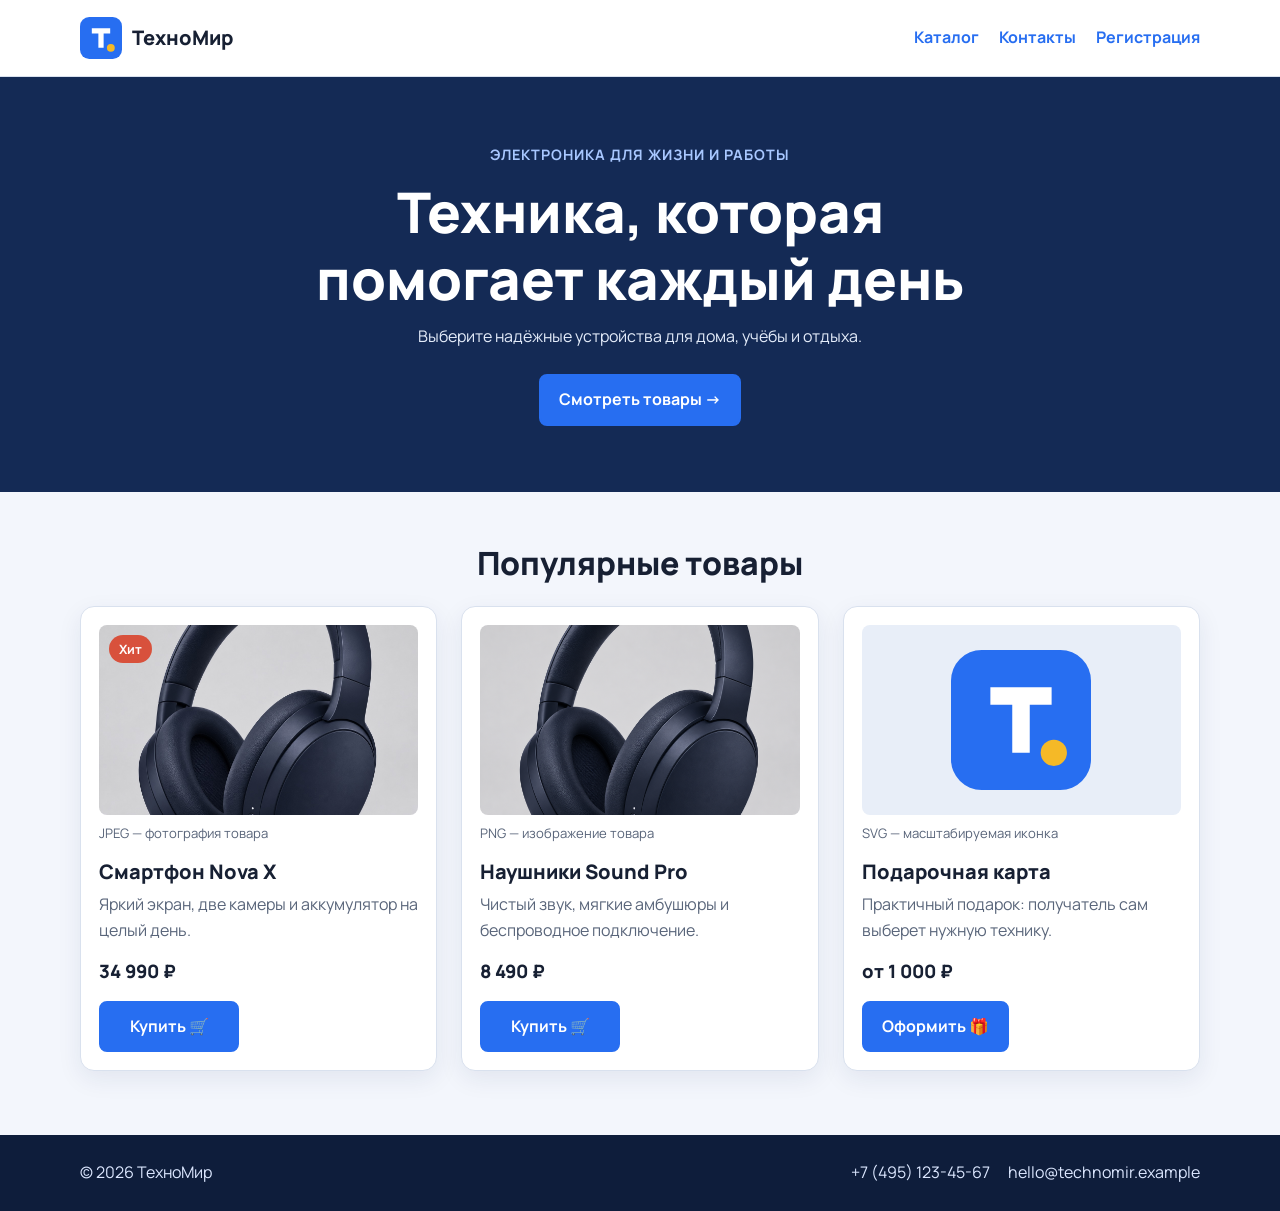
<file: index.html>
<!DOCTYPE html>
<html lang="ru">
<head>
    <meta charset="UTF-8">
    <meta name="viewport" content="width=device-width, initial-scale=1.0">
    <meta name="description" content="Интернет-магазин электроники ТехноМир">
    <title>ТехноМир — магазин электроники</title>
    <link rel="stylesheet" href="css/normalize.css">
    <link rel="stylesheet" href="css/style.css">
</head>
<body>
    <header class="site-header">
        <div class="container header-content">
            <a class="logo" href="index.html" aria-label="ТехноМир, главная страница">
                <img src="images/logo.svg" width="42" height="42" alt="">
                <span>ТехноМир</span>
            </a>
            <nav class="main-navigation" aria-label="Основная навигация">
                <a href="#catalog">Каталог</a>
                <a href="#contacts">Контакты</a>
                <a href="form.html">Регистрация</a>
            </nav>
        </div>
    </header>

    <main>
        <section class="hero" aria-labelledby="hero-title">
            <div class="container">
                <p class="eyebrow">Электроника для жизни и работы</p>
                <h1 id="hero-title">Техника, которая помогает каждый день</h1>
                <p class="hero-text">Выберите надёжные устройства для дома, учёбы и отдыха.</p>
                <a class="button" href="#catalog">Смотреть товары <span aria-hidden="true">→</span></a>
            </div>
        </section>

        <section class="catalog container" id="catalog" aria-labelledby="catalog-title">
            <h2 id="catalog-title">Популярные товары</h2>
            <div class="product-grid">
                <article class="product-card">
                    <span class="product-badge">Хит</span>
                    <figure>
                        <img src="images/smartphone.jpg" width="1254" height="1254" alt="Смартфон в тёмном корпусе">
                        <figcaption>JPEG — фотография товара</figcaption>
                    </figure>
                    <h3>Смартфон Nova X</h3>
                    <p>Яркий экран, две камеры и аккумулятор на целый день.</p>
                    <p class="price">34 990 ₽</p>
                    <a class="button button-small" href="form.html">Купить <span aria-hidden="true">🛒</span></a>
                </article>
                <article class="product-card">
                    <figure>
                        <img src="images/headphones.png" width="1254" height="1254" alt="Беспроводные тёмно-синие наушники">
                        <figcaption>PNG — изображение товара</figcaption>
                    </figure>
                    <h3>Наушники Sound Pro</h3>
                    <p>Чистый звук, мягкие амбушюры и беспроводное подключение.</p>
                    <p class="price">8 490 ₽</p>
                    <a class="button button-small" href="form.html">Купить <span aria-hidden="true">🛒</span></a>
                </article>
                <article class="product-card">
                    <figure>
                        <img src="images/logo.svg" width="120" height="120" alt="Векторный логотип ТехноМира">
                        <figcaption>SVG — масштабируемая иконка</figcaption>
                    </figure>
                    <h3>Подарочная карта</h3>
                    <p>Практичный подарок: получатель сам выберет нужную технику.</p>
                    <p class="price">от 1 000 ₽</p>
                    <a class="button button-small" href="form.html">Оформить <span aria-hidden="true">🎁</span></a>
                </article>
            </div>
        </section>
    </main>

    <footer class="site-footer" id="contacts">
        <div class="container footer-content">
            <p>© 2026 ТехноМир</p>
            <address>
                <a href="tel:+74951234567">+7 (495) 123-45-67</a>
                <a href="mailto:hello@technomir.example">hello@technomir.example</a>
            </address>
        </div>
    </footer>
</body>
</html>
</file>
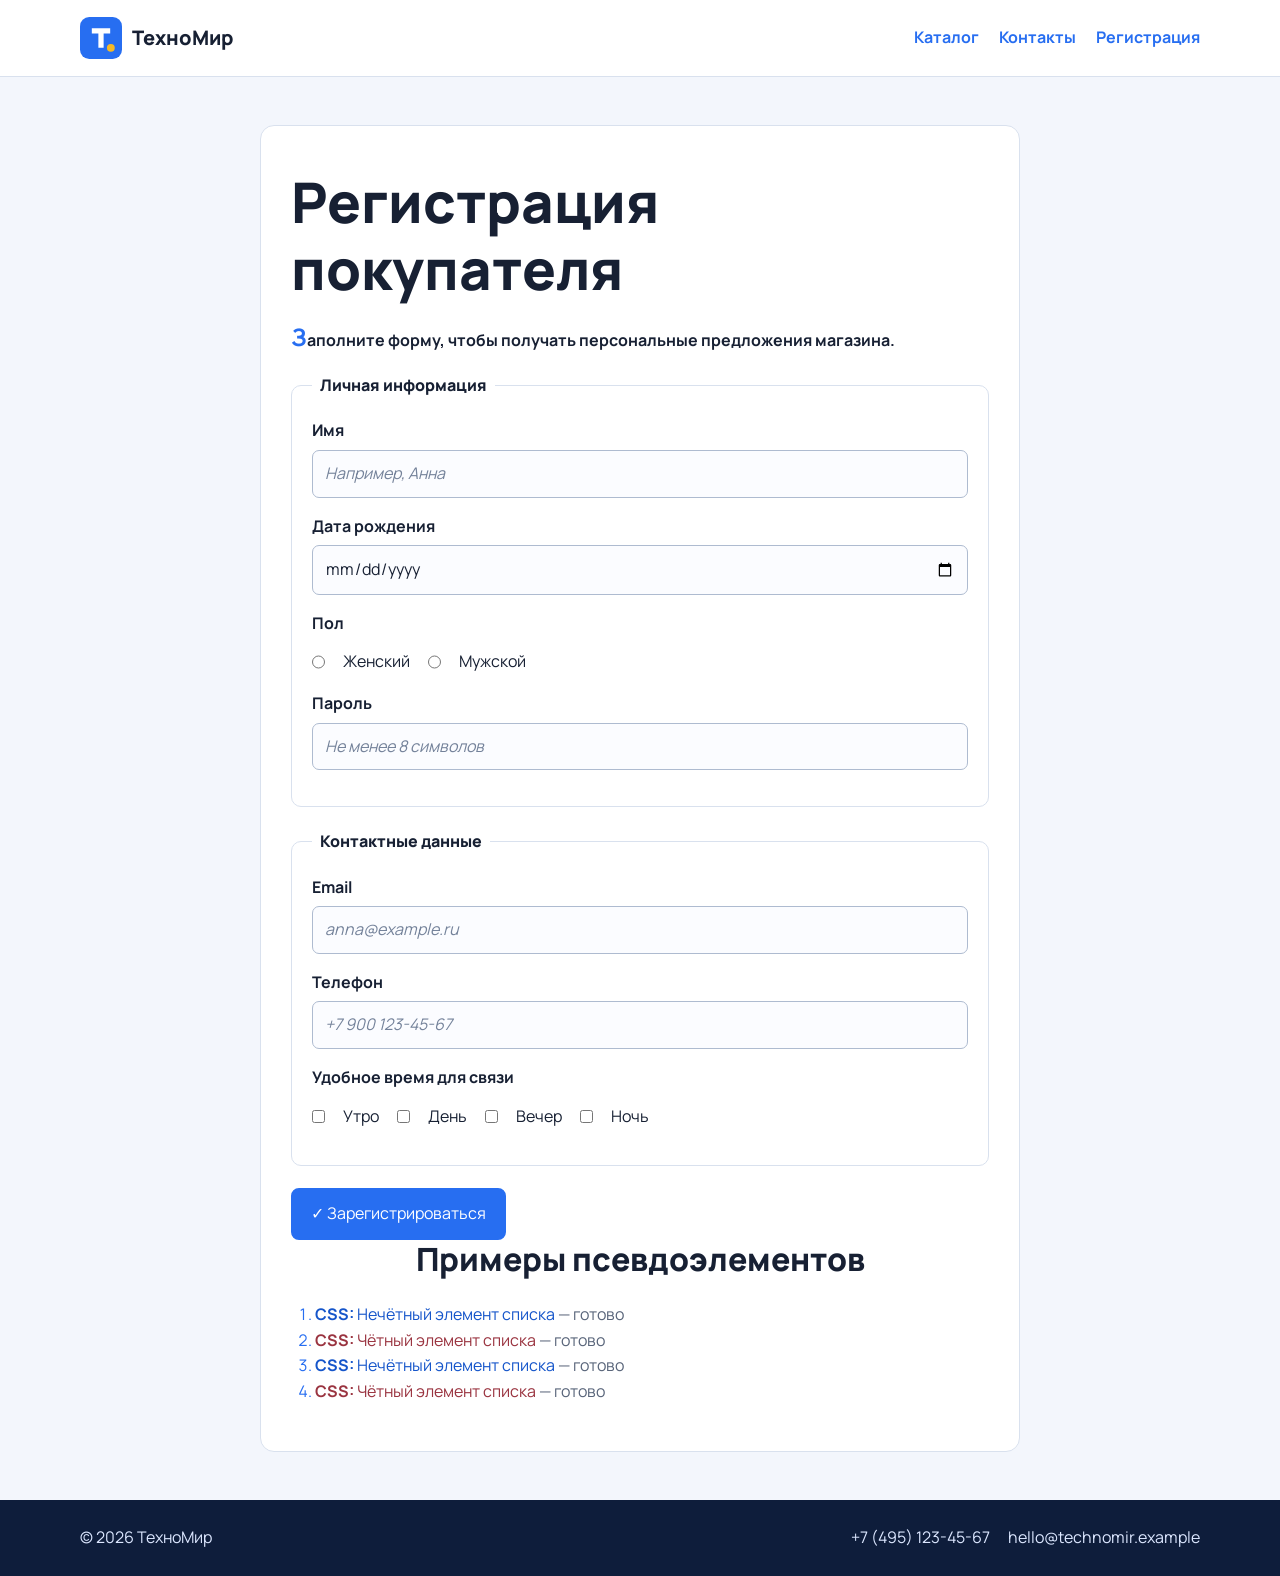
<file: form.html>
<!DOCTYPE html>
<html lang="ru">
<head>
    <meta charset="UTF-8">
    <meta name="viewport" content="width=device-width, initial-scale=1.0">
    <title>Регистрация — ТехноМир</title>
    <link rel="stylesheet" href="css/normalize.css">
    <link rel="stylesheet" href="css/style.css">
</head>
<body class="form-page">
    <header class="site-header">
        <div class="container header-content">
            <a class="logo" href="index.html" aria-label="ТехноМир, главная страница">
                <img src="images/logo.svg" width="42" height="42" alt="">
                <span>ТехноМир</span>
            </a>
            <nav class="main-navigation" aria-label="Основная навигация">
                <a href="index.html#catalog">Каталог</a>
                <a href="index.html#contacts">Контакты</a>
                <a href="form.html" aria-current="page">Регистрация</a>
            </nav>
        </div>
    </header>
    <main>
        <section class="registration" aria-labelledby="registration-title">
            <h1 id="registration-title">Регистрация покупателя</h1>
            <p>Заполните форму, чтобы получать персональные предложения магазина.</p>
            <form action="#" method="post">
                <fieldset>
                    <legend>Личная информация</legend>
                    <div class="form-row">
                        <label for="name">Имя</label>
                        <input id="name" name="name" type="text" placeholder="Например, Анна" required>
                    </div>
                    <div class="form-row">
                        <label for="birth-date">Дата рождения</label>
                        <input id="birth-date" name="birth-date" type="date" required>
                    </div>
                    <div class="form-row">
                        <span class="field-title">Пол</span>
                        <div class="choice-group">
                            <input id="female" name="gender" type="radio" value="female" required>
                            <label for="female">Женский</label>
                            <input id="male" name="gender" type="radio" value="male">
                            <label for="male">Мужской</label>
                        </div>
                    </div>
                    <div class="form-row">
                        <label for="password">Пароль</label>
                        <input id="password" name="password" type="password" placeholder="Не менее 8 символов" minlength="8" required>
                    </div>
                </fieldset>
                <fieldset>
                    <legend>Контактные данные</legend>
                    <div class="form-row">
                        <label for="email">Email</label>
                        <input id="email" name="email" type="email" placeholder="anna@example.ru" required>
                    </div>
                    <div class="form-row">
                        <label for="phone">Телефон</label>
                        <input id="phone" name="phone" type="tel" placeholder="+7 900 123-45-67" required>
                    </div>
                    <div class="form-row">
                        <span class="field-title">Удобное время для связи</span>
                        <div class="choice-group">
                            <input id="morning" name="time" type="checkbox" value="morning">
                            <label for="morning">Утро</label>
                            <input id="day" name="time" type="checkbox" value="day">
                            <label for="day">День</label>
                            <input id="evening" name="time" type="checkbox" value="evening">
                            <label for="evening">Вечер</label>
                            <input id="night" name="time" type="checkbox" value="night">
                            <label for="night">Ночь</label>
                        </div>
                    </div>
                </fieldset>
                <button class="button form-button" type="submit">Зарегистрироваться</button>
            </form>
            <h2>Примеры псевдоэлементов</h2>
            <ol class="pseudo-list">
                <li>Нечётный элемент списка</li>
                <li>Чётный элемент списка</li>
                <li>Нечётный элемент списка</li>
                <li>Чётный элемент списка</li>
            </ol>
        </section>
    </main>
    <footer class="site-footer">
        <div class="container footer-content">
            <p>© 2026 ТехноМир</p>
            <address>
                <a href="tel:+74951234567">+7 (495) 123-45-67</a>
                <a href="mailto:hello@technomir.example">hello@technomir.example</a>
            </address>
        </div>
    </footer>
</body>
</html>
</file>
<file: css/style.css>
/* ЛР3: шрифт Manrope из Google Fonts поддерживает кириллицу. */
@import url('https://fonts.googleapis.com/css2?family=Manrope:wght@400;600;700;800&display=swap');

:root { --accent: #276ef1; --accent-dark: #1555ca; --ink: #172033; --muted: #59657a; --surface: #ffffff; --page: #f3f6fc; --border: #d9e1ee; }

/* ЛР4: единый расчёт размеров с учётом padding и border. */
*, *::before, *::after { box-sizing: border-box; }

html { min-width: 320px; }

body { min-height: 100vh; margin: 0; color: var(--ink); background-color: var(--page); font-family: 'Manrope', sans-serif; font-size: 16px; font-weight: 400; line-height: 1.6; }

::selection { color: #ffffff; background-color: var(--accent); }

a { color: var(--accent); text-decoration: none; }
a:visited { color: #6246a8; }
a:hover { color: var(--accent-dark); text-decoration: underline; }
a:active { color: #0a347f; }
a:focus-visible, button:focus-visible, input:focus-visible { outline: 3px solid #f5b927; outline-offset: 3px; }

.container { width: min(1120px, calc(100% - 40px)); max-width: 1120px; margin: 0 auto; }
.site-header { position: relative; z-index: 1; background-color: var(--surface); border-bottom: 1px solid var(--border); }
.header-content, .footer-content { display: flex; align-items: center; justify-content: space-between; min-height: 76px; }
.logo { display: inline-flex; align-items: center; gap: 10px; color: var(--ink); font-size: 1.25rem; font-weight: 800; }
.logo:hover, .logo:visited { color: var(--ink); text-decoration: none; }
.main-navigation { display: flex; flex-wrap: wrap; gap: 20px; font-weight: 700; }

.hero { min-height: 290px; padding: 66px 0; color: #ffffff; text-align: center; background-color: #142a55; }
.eyebrow { margin: 0; color: #a8c7ff; font-size: 0.9rem; font-weight: 700; letter-spacing: 0.07em; text-transform: uppercase; }
h1, h2, h3 { font-weight: 800; line-height: 1.2; }
h1 { max-width: 760px; margin: 12px auto; font-size: clamp(2rem, 5vw, 3.5rem); }
h2 { margin: 0 0 24px; font-size: 2rem; text-align: center; }
.hero-text { max-width: 600px; margin: 0 auto 24px; color: #e4ecfa; }

.button { display: inline-block; min-width: 160px; padding: 11px 18px; color: #ffffff; font-weight: 700; text-align: center; background-color: var(--accent); border: 2px solid var(--accent); border-radius: 8px; }
.button:visited { color: #ffffff; }
.button:hover { color: #ffffff; text-decoration: none; background-color: var(--accent-dark); border-color: var(--accent-dark); }
.button:active { transform: translateY(1px); }
.button-small { min-width: 140px; }

.catalog { padding: 52px 0 64px; }
.product-grid { display: grid; grid-template-columns: repeat(3, minmax(0, 1fr)); gap: 24px; }
.product-card { position: relative; min-width: 0; max-width: 100%; padding: 18px; overflow: hidden; background-color: var(--surface); border: 1px solid var(--border); border-radius: 14px; box-shadow: 0 8px 24px rgb(20 42 85 / 8%); }
.product-card figure { margin: 0; }
.product-card img { display: block; width: 100%; height: 190px; max-height: 190px; object-fit: cover; object-position: center; background-color: #e8eef8; border-radius: 8px; }
.product-card:last-child img { object-fit: contain; padding: 25px; }
figcaption { margin-top: 8px; color: var(--muted); font-size: 0.82rem; }
.product-card h3 { margin: 16px 0 8px; font-size: 1.25rem; }
.product-card p { margin: 0 0 14px; color: var(--muted); }
.product-card .price { color: var(--ink); font-size: 1.15rem; font-weight: 800; }
.product-badge { position: absolute; top: 28px; left: 28px; z-index: 1; padding: 4px 10px; color: #ffffff; font-size: 0.8rem; font-weight: 700; background-color: #d8513c; border-radius: 999px; }

.site-footer { color: #dce7ff; background-color: #0e1d3b; }
.site-footer p { margin: 0; }
.site-footer address { display: flex; gap: 18px; font-style: normal; }
.site-footer a, .site-footer a:visited { color: #dce7ff; }

/* ЛР7: footer остаётся у нижнего края даже при короткой странице. */
.form-page { display: flex; flex-direction: column; min-height: 100vh; }
.form-page main { flex: 1; }
.registration { width: min(760px, calc(100% - 40px)); margin: 48px auto; padding: 30px; background-color: var(--surface); border: 1px solid var(--border); border-radius: 14px; }
.registration > p::first-line { font-weight: 700; }
.registration > p::first-letter { color: var(--accent); font-size: 1.5em; }
fieldset { margin: 0 0 22px; padding: 20px; border: 1px solid var(--border); border-radius: 10px; }
legend { padding: 0 8px; font-weight: 800; }
.form-row { display: grid; gap: 6px; margin-bottom: 16px; }
label, .field-title { font-weight: 700; }
input:not([type='radio']):not([type='checkbox']) { width: 100%; min-height: 44px; padding: 10px 12px; color: var(--ink); font: inherit; background-color: #fbfcff; border: 1px solid #aebbd0; border-radius: 7px; }
input:enabled { background-color: #fbfcff; }
input:required { border-left: 4px solid var(--accent); }
input::placeholder { color: #74829a; font-style: italic; }
.choice-group { display: flex; flex-wrap: wrap; gap: 10px 18px; margin-top: 7px; }
.choice-group label { font-weight: 400; }
input:checked + label { color: #9a3440; font-weight: 700; text-decoration: line-through; }
.form-button { cursor: pointer; font: inherit; }
.form-button::before { content: '✓ '; }
.pseudo-list { padding-left: 24px; }
.pseudo-list li:nth-child(odd) { color: #1555ca; }
.pseudo-list li:nth-child(even) { color: #9a3440; }
.pseudo-list li::marker { color: var(--accent); }
.pseudo-list li::before { content: 'CSS: '; font-weight: 700; }
.pseudo-list li::after { content: ' — готово'; color: var(--muted); }

@media (max-width: 760px) {
    .header-content, .footer-content { flex-direction: column; justify-content: center; gap: 12px; padding: 14px 0; }
    .product-grid { grid-template-columns: 1fr; }
    .site-footer address { flex-direction: column; gap: 4px; text-align: center; }
}
</file>
